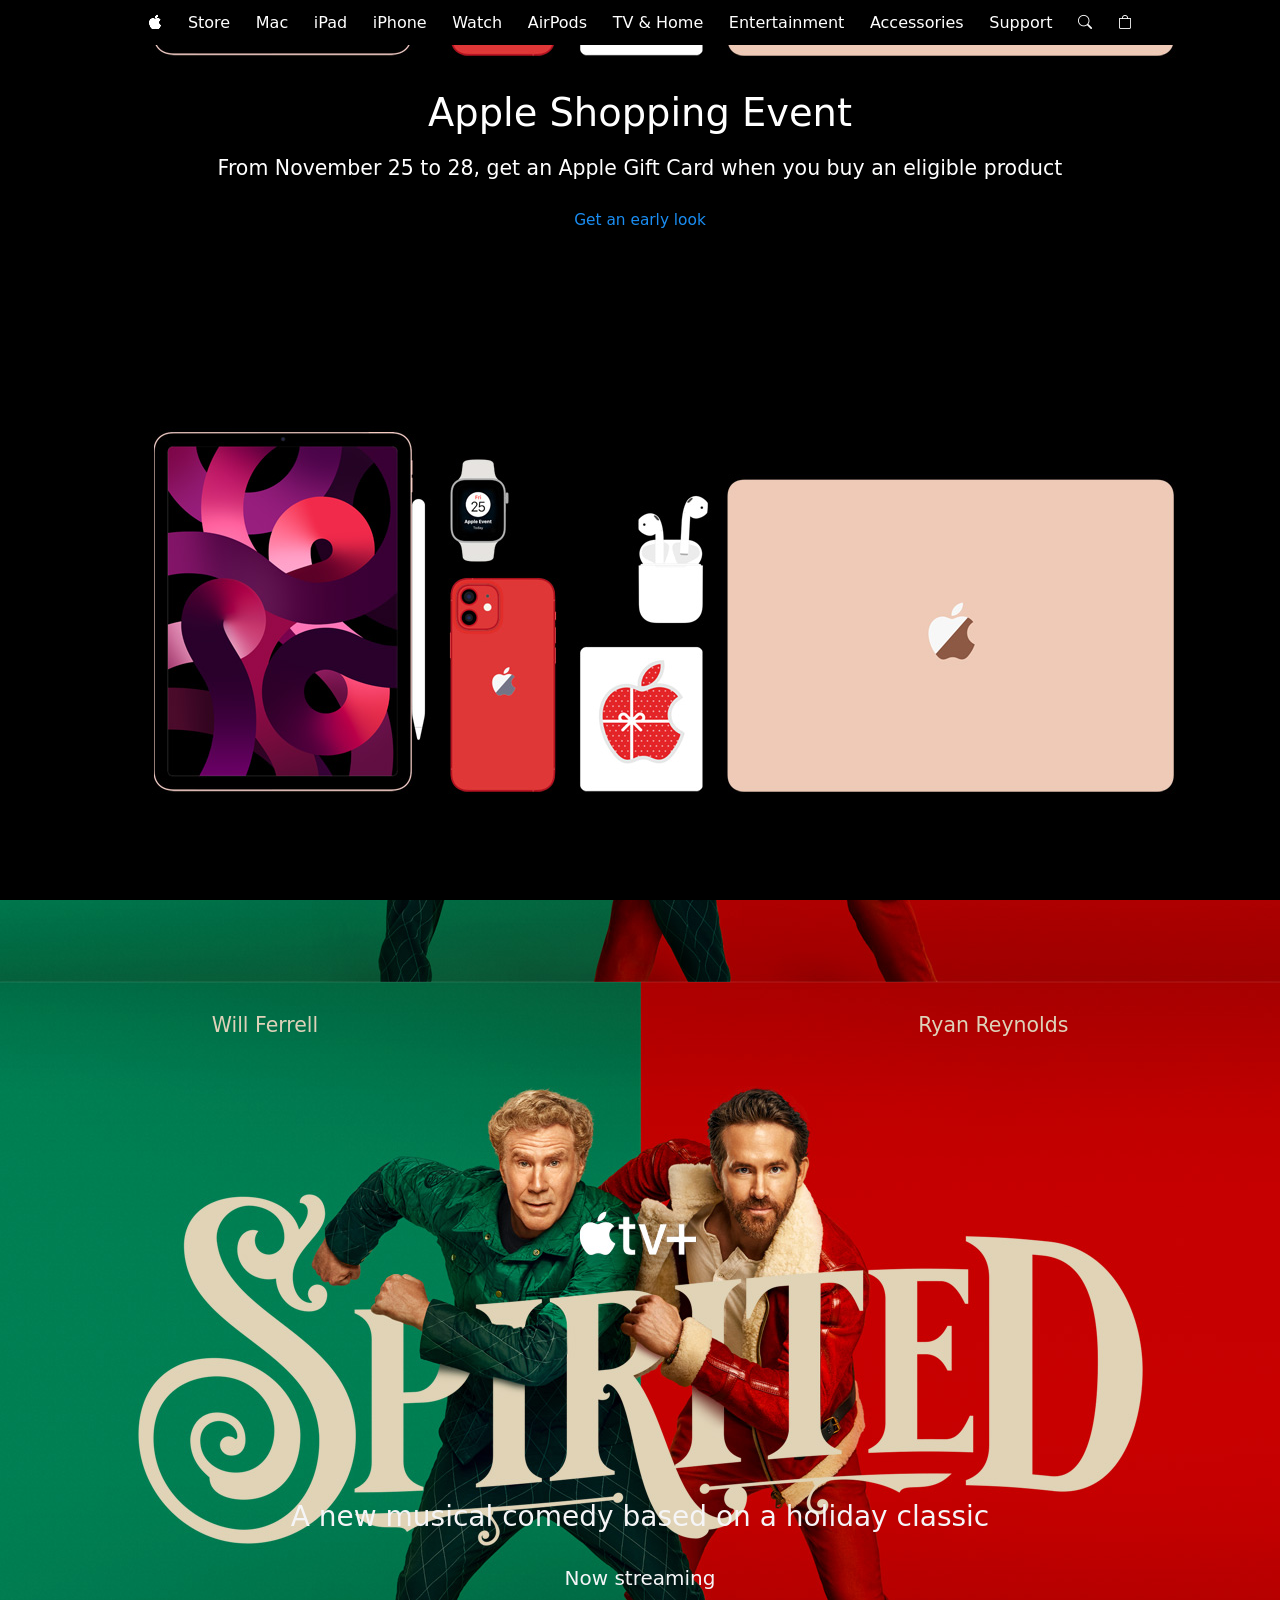
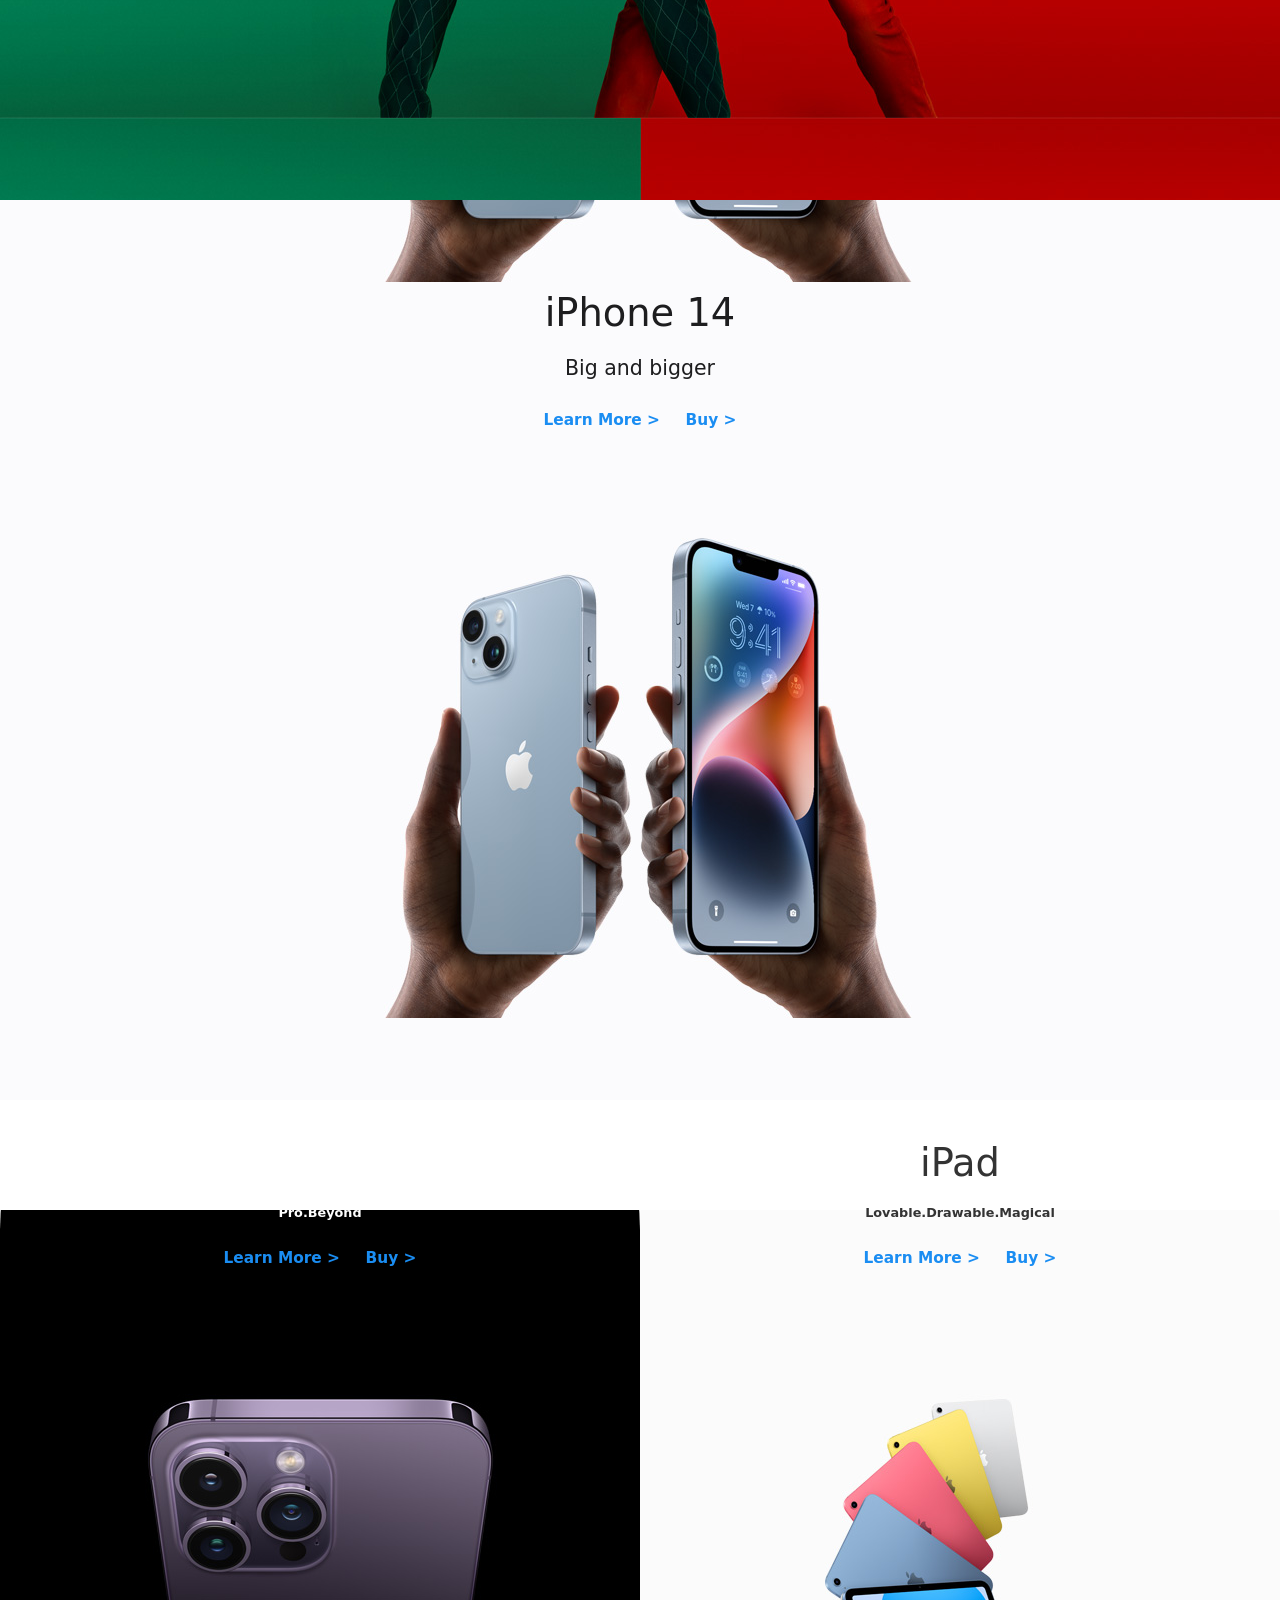
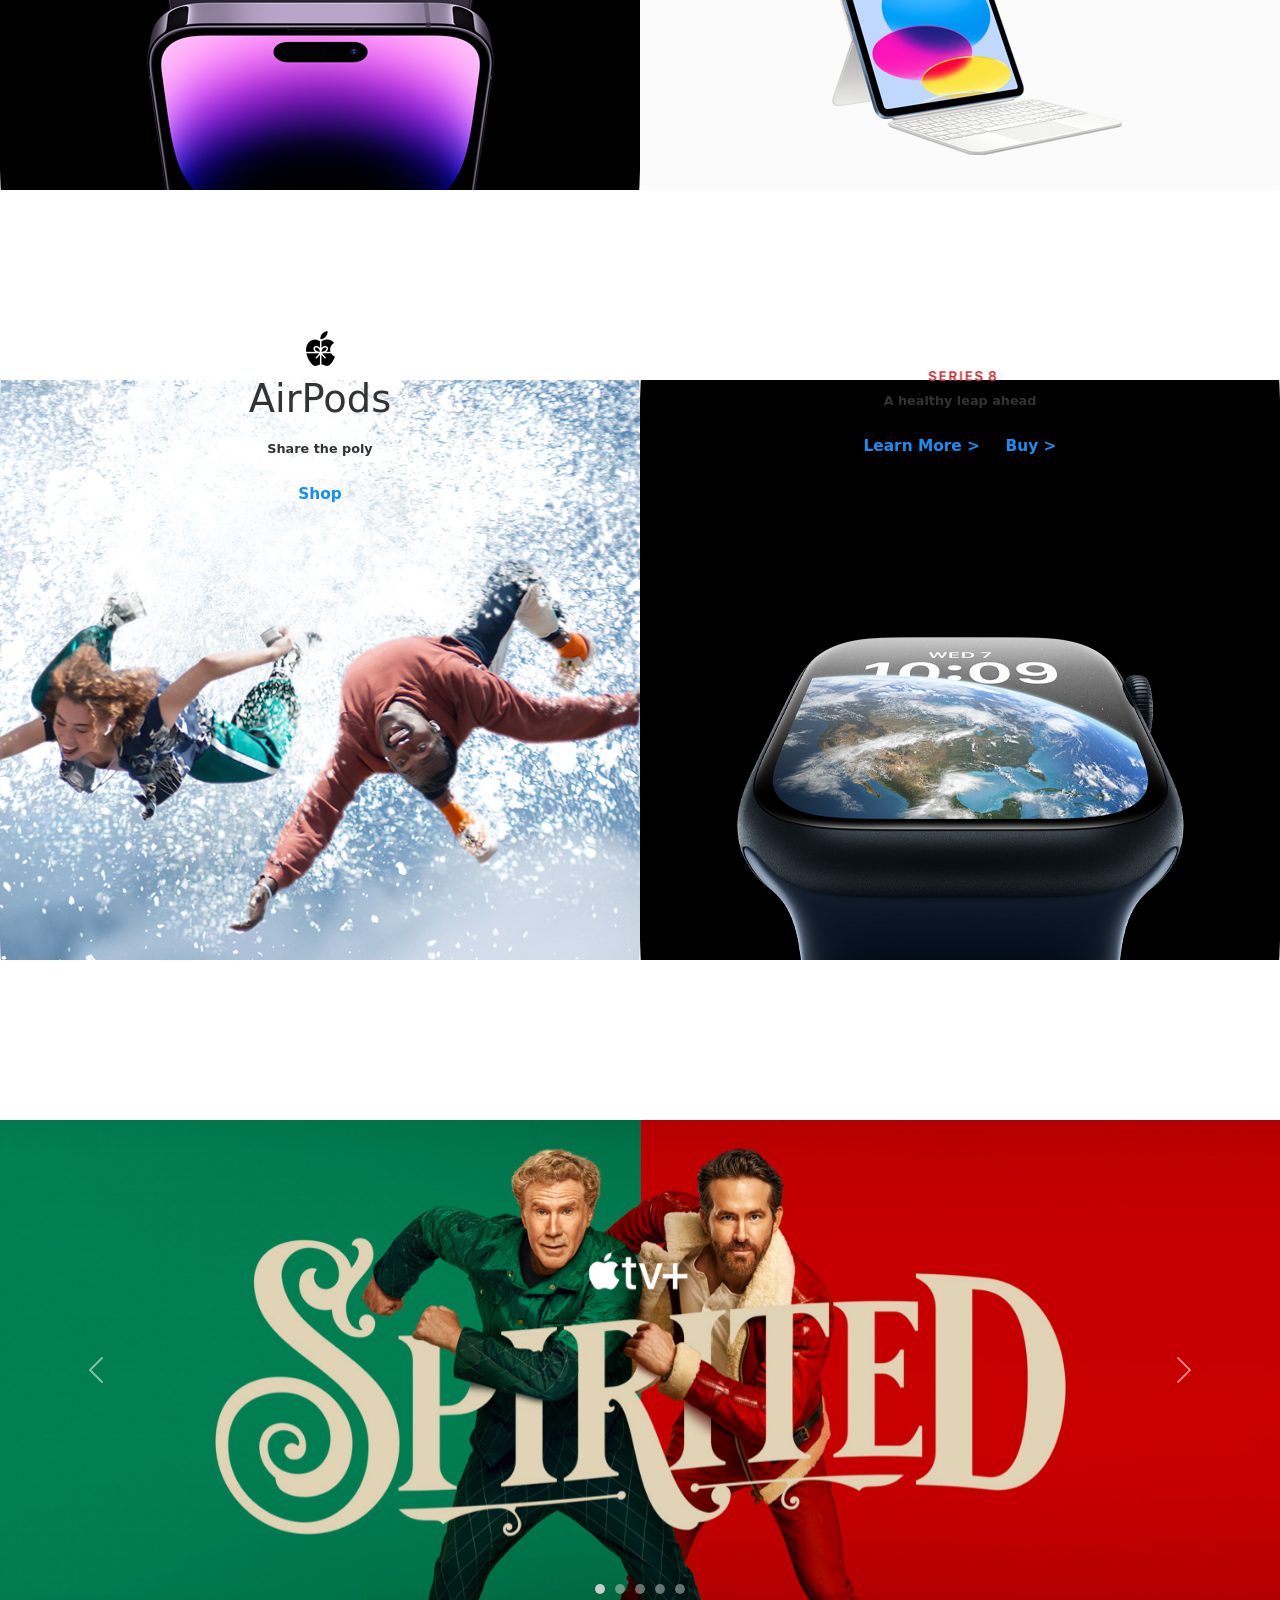
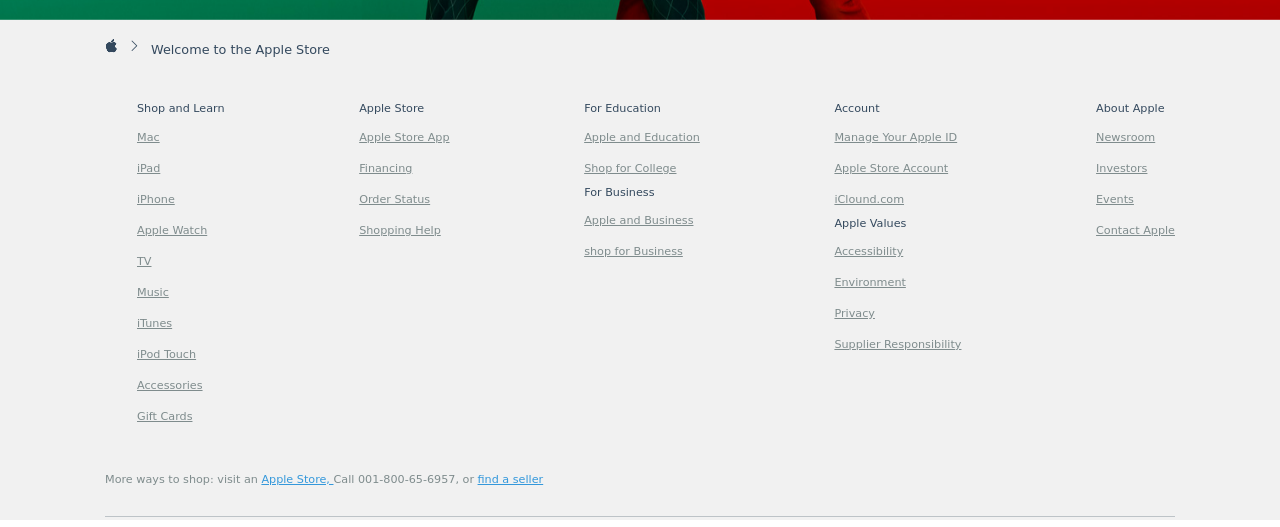
<file: html/index.html>
<html lang="en">

<head>
  <meta charset="UTF-8">
  <meta name="viewport" content="width=device-width, initial-scale=1.0">
  <title>Apple Store</title>
  <link rel="stylesheet" href="../css/home.css">
  <link href="https://cdn.jsdelivr.net/npm/bootstrap@5.3.3/dist/css/bootstrap.min.css" rel="stylesheet"
    integrity="sha384-QWTKZyjpPEjISv5WaRU9OFeRpok6YctnYmDr5pNlyT2bRjXh0JMhjY6hW+ALEwIH" crossorigin="anonymous">
  <script src="https://cdn.jsdelivr.net/npm/bootstrap@5.3.3/dist/js/bootstrap.bundle.min.js"
    integrity="sha384-YvpcrYf0tY3lHB60NNkmXc5s9fDVZLESaAA55NDzOxhy9GkcIdslK1eN7N6jIeHz"
    crossorigin="anonymous"></script>
  <link rel="stylesheet" href="https://cdn.jsdelivr.net/npm/bootstrap-icons@1.11.3/font/bootstrap-icons.min.css">
  <script src="https://code.jquery.com/jquery-3.3.1.js" integrity="sha256-2Kok7MbOyxpgUVvAk/HJ2jigOSYS2auK4Pfzbm7uH60="
    crossorigin="anonymous">
    </script>
  <script src="https://ajax.googleapis.com/ajax/libs/jquery/3.7.1/jquery.min.js"></script>
  <script src="https://maxcdn.bootstrapcdn.com/bootstrap/3.4.1/js/bootstrap.min.js"></script>

</head>

<body>
  <div id="header"></div>

  <div id="partO" class="part-1">
    <div class="text-part-1">
      <h1>Apple Shopping Event</h1>
      <p>From November 25 to 28, get an Apple Gift Card when you buy an eligible product</p>
      <div class="link">
        <a href="">Get an early look</a>
      </div>
    </div>
  </div>

  <div class="part-1 part-2">
    <div class="text-part-1 text-part-2">
      <div id="part2_0">
        <p id="part2_1">Will Ferrell</p>
        <p id="part2_2">Ryan Reynolds</p>
      </div>
      <p id="part2_3">A new musical comedy based on a holiday classic</p>
      <p id="part2_4">Now streaming</p>

    </div>
  </div>
  <div class="part-1 part-3">
    <div class="text-part-1 text-part-3">
      <h1>iPhone 14</h1>
      <p style="font-weight: 400;">Big and bigger</p>
      <div class="link">
        <a href="">Learn More ></a>
        <a href="">Buy ></a>
      </div>
    </div>
  </div>
  <div class="part-4">
    <div class="part-1 part-4-1" >
      <div class="text-part-1 text-part-3">
        <h1 style="color: white;">iPhone 14 Pro</h1>
        <p style="color: white;">Pro.Beyond</p>
        <div class="link">
          <a href="">Learn More ></a>
          <a href="">Buy ></a>
        </div>
      </div>
    </div>
    <div class="part-1 part-4-2">
      <div class="text-part-1 text-part-3">
        <h1>iPad</h1>
        <p>Lovable.Drawable.Magical</p>
        <div class="link">
          <a href="">Learn More ></a>
          <a href="">Buy ></a>
        </div>
      </div>
    </div>
  </div>
  <div class="part-4" style="margin-top: -130px;">
    <div class="part-1 part-4-3">
      <div class="text-part-1 text-part-3" style="margin-top: 20px ;">
        <img src="../image/Apple Holiday Gift Logo.png" alt="" />
        <h1>AirPods</h1>
        <p>Share the poly</p>
        <div class="link">
          <a href="">Shop</a>

        </div>
      </div>
    </div>
    <div class="part-1 part-4-4" >
      <div class="text-part-1 text-part-3" style="margin-top: 20px ;">
        <img src="../image/h4.png" alt="" />
        <p>A healthy leap ahead</p>
        <div class="link">
          <a href="">Learn More ></a>
          <a href="">Buy ></a>
        </div>
      </div>
    </div>
  </div>
  <div id="carouselExampleIndicators" class="carousel slide" data-bs-ride="carousel">
    <div class="carousel-indicators">
      <button type="button" data-bs-target="#carouselExampleIndicators" data-bs-slide-to="0" class="active"
        aria-current="true" aria-label="Slide 1"></button>
      <button type="button" data-bs-target="#carouselExampleIndicators" data-bs-slide-to="1"
        aria-label="Slide 2"></button>
      <button type="button" data-bs-target="#carouselExampleIndicators" data-bs-slide-to="2"
        aria-label="Slide 3"></button>
        <button type="button" data-bs-target="#carouselExampleIndicators" data-bs-slide-to="3"
        aria-label="Slide 4"></button>
        <button type="button" data-bs-target="#carouselExampleIndicators" data-bs-slide-to="4"
        aria-label="Slide 5"></button>
    </div>
    <div class="carousel-inner">
      <div class="carousel-item active">
        <img src="../image/image3.png" class="d-block w-100 carousel-image" alt="...">
      </div>
      <div class="carousel-item">
        <img src="../image/image4.png" class="d-block w-100 carousel-image" alt="...">
      </div>
      <div class="carousel-item">
        <img src="../image/image5.png" class="d-block w-100 carousel-image" alt="...">
      </div>
      <div class="carousel-item">
        <img src="../image/image6.png" class="d-block w-100 carousel-image" alt="...">
      </div>
      <div class="carousel-item">
        <img src="../image/image7.png" class="d-block w-100 carousel-image" alt="...">
      </div>
    </div>
    <button class="carousel-control-prev" type="button" data-bs-target="#carouselExampleIndicators"
      data-bs-slide="prev">
      <span class="carousel-control-prev-icon" aria-hidden="true"></span>
      <span class="visually-hidden">Previous</span>
    </button>
    <button class="carousel-control-next" type="button" data-bs-target="#carouselExampleIndicators"
      data-bs-slide="next">
      <span class="carousel-control-next-icon" aria-hidden="true"></span>
      <span class="visually-hidden">Next</span>
    </button>
  </div>

  <div id="footer"></div>
  <script src="../js/home.js"></script>
 
</body>

</html>
</file>
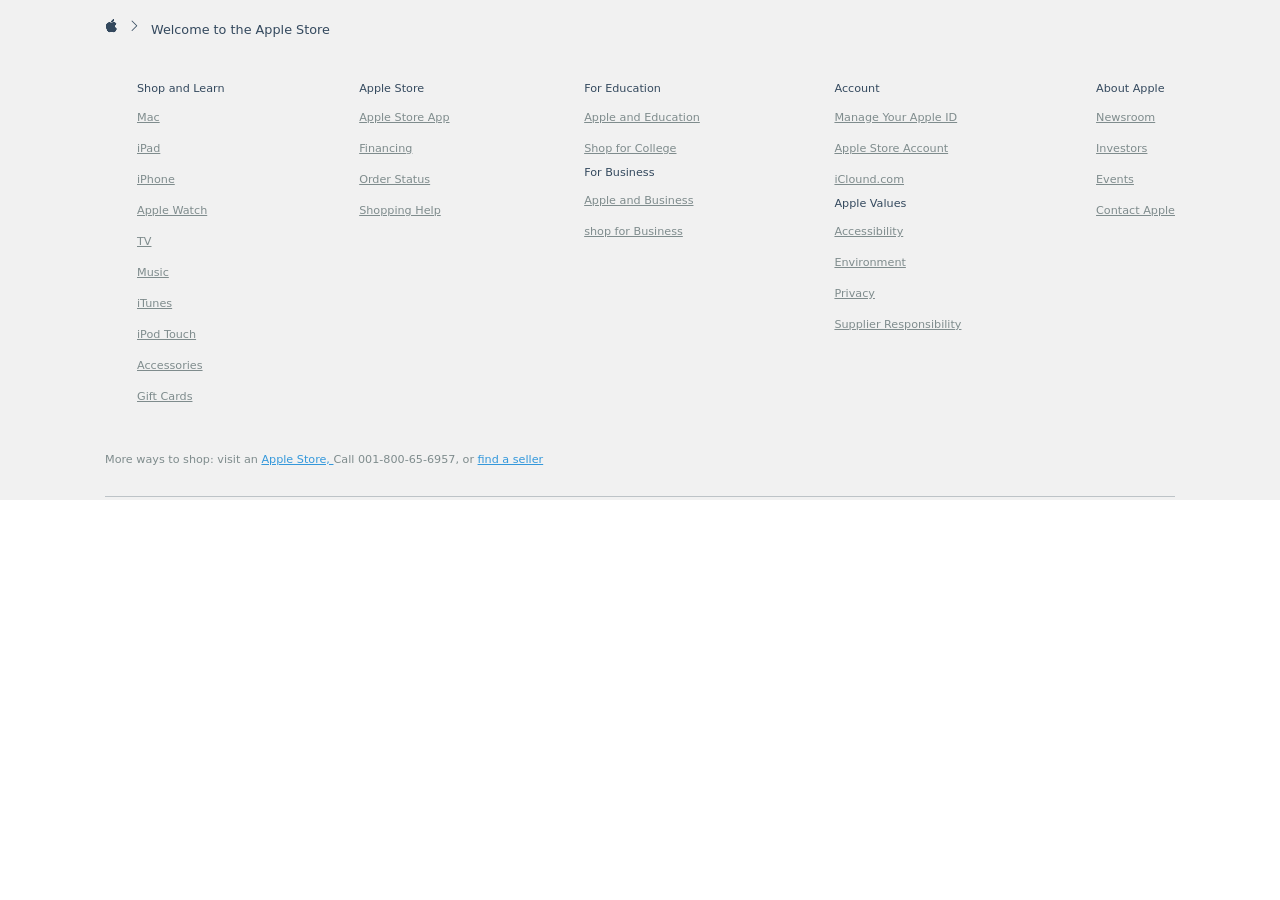
<file: html/footer.html>
<html lang="en">
<head>
    <meta charset="UTF-8">
    <meta name="viewport" content="width=device-width, initial-scale=1.0">
    <title>Document</title>
    <link rel="stylesheet" href="../css/footer.css">
    <link href="https://cdn.jsdelivr.net/npm/bootstrap@5.3.3/dist/css/bootstrap.min.css" rel="stylesheet" integrity="sha384-QWTKZyjpPEjISv5WaRU9OFeRpok6YctnYmDr5pNlyT2bRjXh0JMhjY6hW+ALEwIH" crossorigin="anonymous">
    <script src="https://cdn.jsdelivr.net/npm/bootstrap@5.3.3/dist/js/bootstrap.bundle.min.js" integrity="sha384-YvpcrYf0tY3lHB60NNkmXc5s9fDVZLESaAA55NDzOxhy9GkcIdslK1eN7N6jIeHz" crossorigin="anonymous"></script>
    <link rel="stylesheet" href="https://cdn.jsdelivr.net/npm/bootstrap-icons@1.11.3/font/bootstrap-icons.min.css">
</head>
<body>
    <footer>
        <div class="footer-main">
         
          
          <div class="footer-welcome">
            <i class="bi bi-apple"></i>
            <i class="bi bi-chevron-right"></i>
            <p>Welcome to the Apple Store</p>
          </div> 
          
          <div class="footer-ul">
            <ul>
              <li><h4>Shop and Learn</h4></li>
              <li><a href="#">Mac</a></li>
              <li><a href="#">iPad</a></li>
              <li><a href="#">iPhone</a></li>
              <li><a href="#">Apple Watch</a></li>
              <li><a href="#">TV</a></li>
              <li><a href="#">Music</a></li>
              <li><a href="#">iTunes</a></li>
              <li><a href="#">iPod Touch</a></li>
              <li><a href="#">Accessories</a></li>
              <li><a href="#">Gift Cards</a></li>
            </ul>
            
            <ul>
              <li><h4>Apple Store</h4></li>
              <li><a href="#">Apple Store App</a></li>
              <li><a href="#">Financing</a></li>
              <li><a href="#">Order Status</a></li>
              <li><a href="#">Shopping Help</a></li>
            </ul>
            
            <ul>
              <li><h4>For Education</h4></li>
              <li><a href="#">Apple and Education</a></li>
              <li><a href="#">Shop for College</a></li>
              <li id="mt"><h4>For Business</h4></li>
              <li><a href="#">Apple and Business</a></li>
              <li><a href="#">shop for Business</a></li>
            </ul>
            
            <ul>
              <li><h4>Account</h4></li>
              <li><a href="#">Manage Your Apple ID</a></li>
              <li><a href="#">Apple Store Account</a></li>
              <li><a href="#">iClound.com</a></li>
              <li id="mt"><h4>Apple Values</h4></li>
              <li><a href="#">Accessibility</a></li>
              <li><a href="#">Environment</a></li>
              <li><a href="#">Privacy</a></li>
              <li><a href="#">Supplier Responsibility</a></li>
            </ul>
            
            <ul>
              <li><h4>About Apple</h4></li>
              <li><a href="#">Newsroom</a></li>
              <li><a href="#">Investors</a></li>
              <li><a href="#">Events</a></li>
              <li><a href="#">Contact Apple</a></li>
            </ul>
          </div>
          
          <div class="footer-contact">
            <p>More ways to shop: visit an <a href="#">Apple Store, </a>Call 001‑800‑65‑6957, or <a href="#">find a seller</a></p>
          </div>         
        </div>
      </footer>
</body>
</html>
</file>
<file: css/home.css>
.part-1{
    position: relative;
    display: flex;
    align-items: center;
    justify-content: center;
    width: 100%;
    height: 100vh;
    background-image: url(../image/image2.png);
    background-position: center;
}
.text-part-1{
    display: flex;
    align-items: center;
    justify-content: center;
    flex-direction: column;
    position: absolute;
    gap: 1vh;
    top: 10%;
    color: #fff;
}
.text-part-1 h1{
    font-size: 3vw;
}

.text-part-1 p{
    font-size: 1.6vw;
}

.link{
    display: flex;
    align-items: center;
    justify-content: center;
    gap: 2vw;
}

.link a{
    text-decoration: none;
    color: rgb(26, 141, 242);
    font-size: 1.2vw;
}

.link a:hover{
    border-bottom: 1px solid rgb(26, 141, 242);
}
.part-2{
    background-image: url(../image/image3.png);
}

.text-part-2{
    color: #333;
}
#part2_0{
    display: flex;
    position: relative;
    top: 20px;
    color: #fff;
    font-size: 32px;
    color: #DED2B9;
    
}
#part2_1{
    margin-right: 500px;
    
} 
#part2_2{
    margin-left: 100px;
}
#part2_3{
    position: relative;
    top: 450px;
    color: #F5F5F7;
    font-size: 28px;
}
#part2_4{
    position: relative;
    top: 450px;
    color: #F5F5F7;
    font-size: 20px;
}
.part-3{
    background-image: url(../image/image4.png);
}
.text-part-3{
    color: #1D1D1F;
    font-size: 56px;
    font-weight: 700;
}
.part-4{
    display: flex;
    width: 100%;
    margin-top: -50px;
   
}

.part-4-1{
    height: 100vh;
    width: 50%;
    background-repeat: no-repeat;
    background-image: url(../image/image5.png);
    border-radius: 20%;

}

.part-4-2{
    height: 100vh;
    width: 50%;
    background-repeat: no-repeat;
    background-image: url(../image/image6.png);
    border-radius: 20%;
}

.part-4 .text-part-1{
    color: #333;
}

.part-4 .text-part-1 p{
    font-size: 1vw;
}

.part-4-3{
    height: 100vh;
    width: 50%;
    background-repeat: no-repeat;
    background-image: url(../image/image7.png);
    border-radius: 20%;

}

.part-4-4{
    height: 100vh;
    width: 50%;
    background-repeat: no-repeat;
    background-image: url(../image/image8.png);
    border-radius: 20%;
}

.carousel-image {
    height: 500px;
    object-fit: cover;
  }

.carousel-indicators [data-bs-target] {
    width: 10px !important;
    height: 10px!important;
    border-radius: 50% !important;;
    background-color: #ccc !important;;
    margin: 0 5px !important;;
  }

  .carousel-indicators .active {
    background-color: #000;
  }
</file>
<file: css/footer.css>
footer {
    width: 100%;
    height: 500px;
    background: #f1f1f1;
    display: flex;
    flex-direction: column;
    align-items: center;
    
  }
  .footer-main {
    width: 1070px;
  }
  
  .footer-welcome {
    display: flex;
    margin: 20px 0;
    font-size: .8rem;
    color: #34495e;
  }
  .footer-welcome i {
    margin-right: 10px;
  }
  .footer-ul {
    display: flex;
    justify-content: space-between;
  }
  .footer-ul ul {
    list-style: none;
  }
  .footer-ul ul li {
    margin: 7px 0;
  }
  .footer-ul ul li h4 {
    color: #34495e;
    font-size: .7rem;
  }
  .footer-ul ul li a {
    color: #7f8c8d;
    font-size: .7rem;
  }
  .footer-ul ul li a:hover {
    text-decoration: underline; 
  }
  
  .footer-contact {
    border-bottom: 1px solid #bdc3c7;
    padding: 12px 0;
    margin: 10px 0;
    color: #7f8c8d;
    font-size: .7rem;
  }
  .footer-contact a {
    color: #3498db;
  }
  .footer-contact a:hover {
    text-decoration: underline;
  }
</file>
